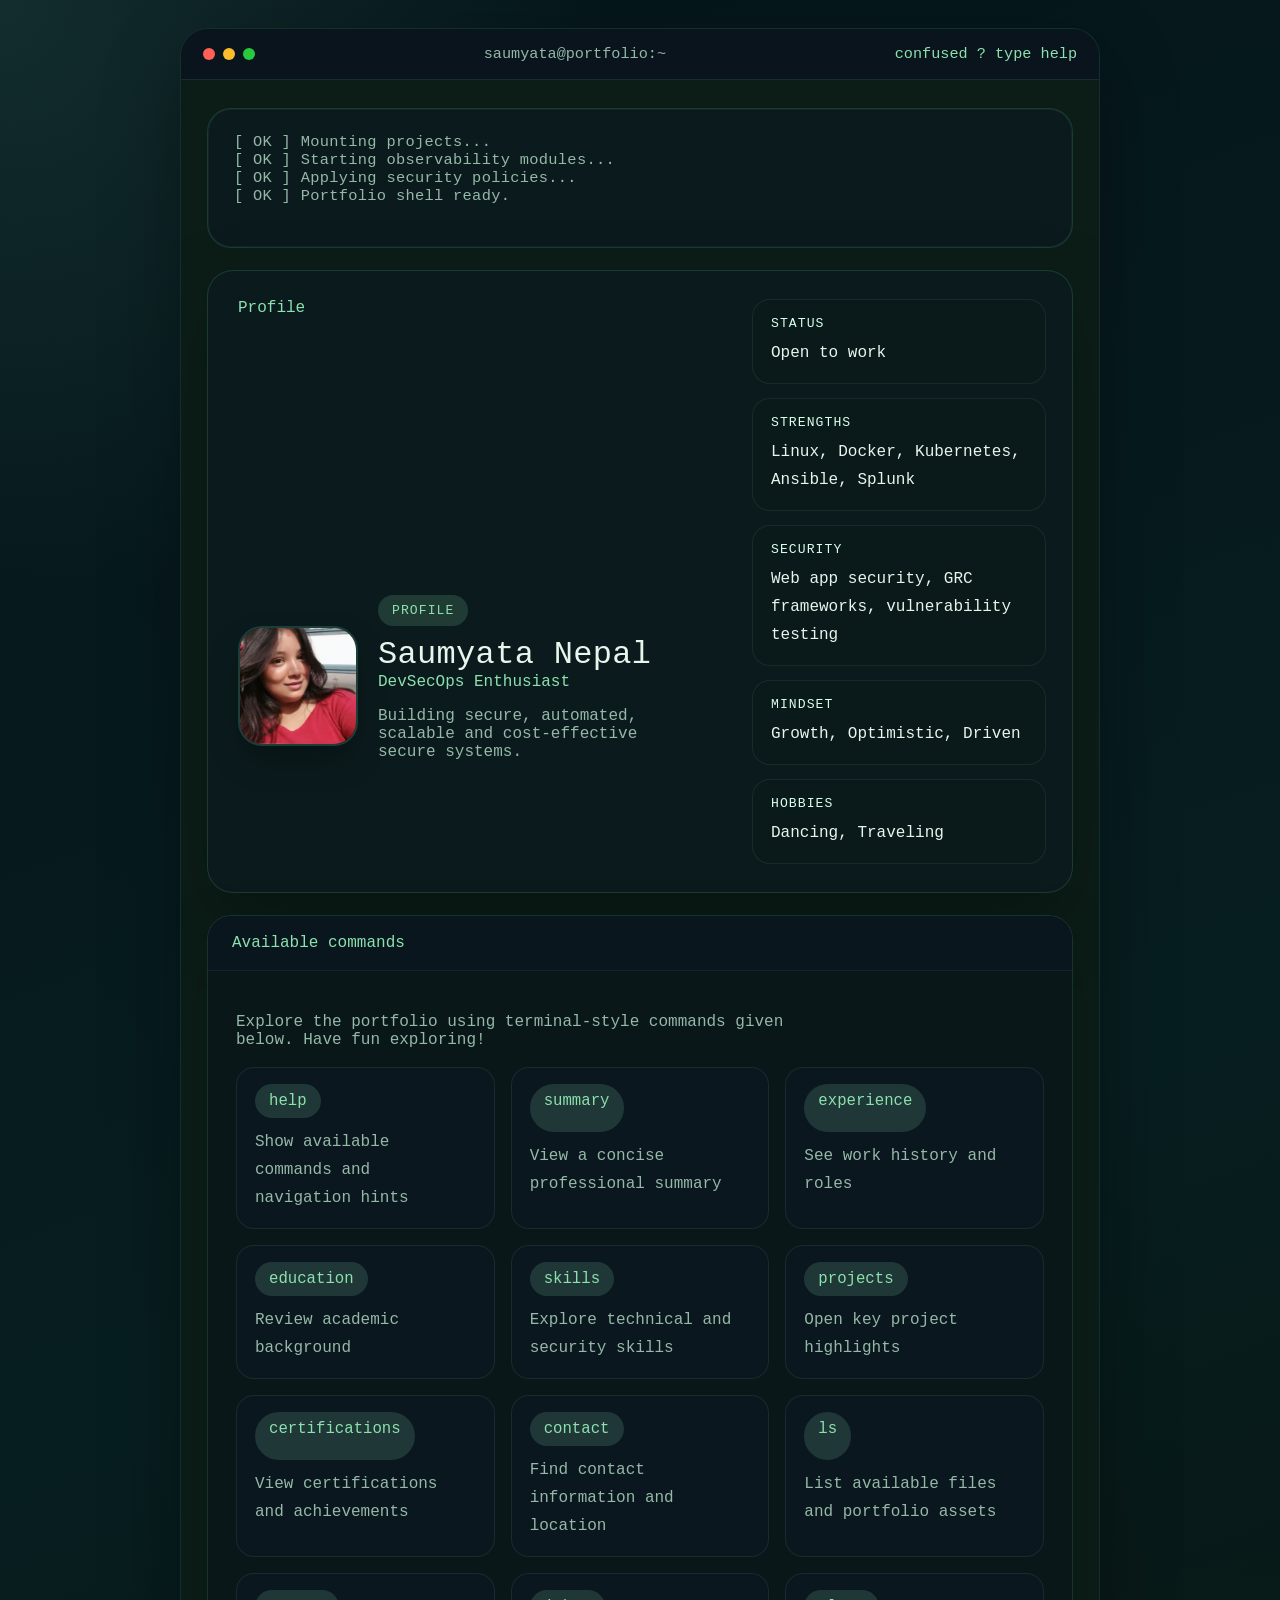
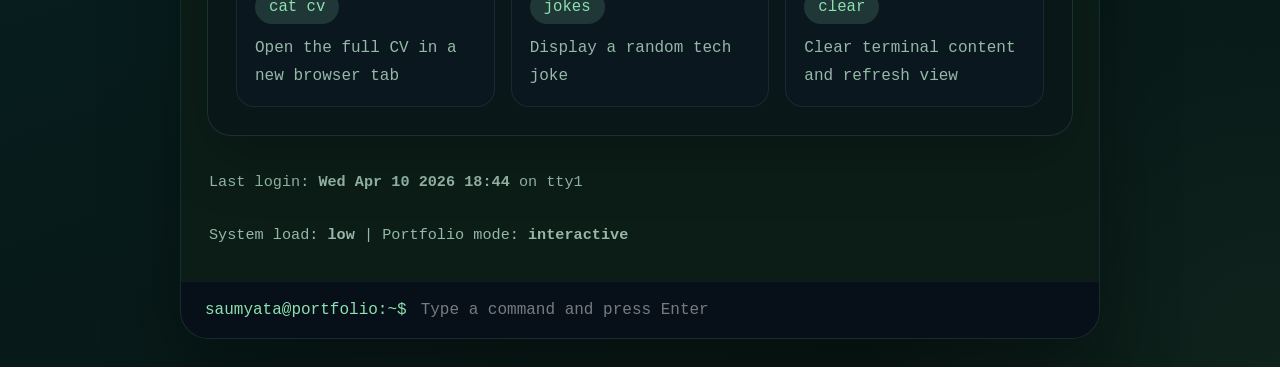
<file: index.html>
<!DOCTYPE html>
<html lang="en">
<head>
  <meta charset="UTF-8" />
  <meta name="viewport" content="width=device-width, initial-scale=1.0" />
  <title>Saumyata Nepal | Portfolio</title>
  <link rel="stylesheet" href="styles.css" />
</head>
<body>
  <div class="terminal-shell">
    <div class="window-top">
      <div class="window-buttons">
        <span class="button red"></span>
        <span class="button yellow"></span>
        <span class="button green"></span>
      </div>
      <div class="window-title">saumyata@portfolio:~</div>
      <div class="window-action"><span>confused ? type help</span></div>
      </div>

      <div class="terminal-body">
        <div class="status-panel">
          <pre>
[ OK ] Mounting projects...
[ OK ] Starting observability modules...
[ OK ] Applying security policies...
[ OK ] Portfolio shell ready.
          </pre>
        </div>

        <div class="profile-banner">
        <div class="profile-banner-left">
          <div class="card-label">Profile</div>
          <div class="profile-hero">
            <img class="profile-avatar" src="profile.jpg" alt="Saumyata Nepal" onerror="this.style.display='none'" />
            <div class="profile-intro">
              <div class="profile-hint">Profile</div>
              <div class="profile-title">Saumyata Nepal</div>
              <div class="profile-subtitle">DevSecOps Enthusiast</div>
              <p>Building secure, automated, scalable and cost-effective secure systems.</p>
            </div>
          </div>
        </div>
        <div class="profile-banner-right">
          <div class="profile-stat">
            <span class="stat-label">Status</span>
            <span class="stat-value">Open to work</span>
          </div>
          <div class="profile-stat">
            <span class="stat-label">Strengths</span>
            <span class="stat-value">Linux, Docker, Kubernetes, Ansible, Splunk</span>
          </div>
          <div class="profile-stat">
            <span class="stat-label">Security</span>
            <span class="stat-value">Web app security, GRC frameworks, vulnerability testing</span>
          </div>
          <div class="profile-stat">
            <span class="stat-label">Mindset</span>
            <span class="stat-value">Growth, Optimistic, Driven</span>
          </div>
          <div class="profile-stat">
            <span class="stat-label">Hobbies</span>
            <span class="stat-value">Dancing, Traveling</span>
          </div>
        </div>
      </div>

      <div class="command-panel">
        <div class="card-label">Available commands</div>
        <div class="card-content">
          <p>Explore the portfolio using terminal-style commands given below. Have fun exploring!</p>
          <div class="commands-grid">
            <div class="command-item"><code>help</code><span>Show available commands and navigation hints</span></div>
            <div class="command-item"><code>summary</code><span> View a concise professional summary</span></div>
            <div class="command-item"><code>experience</code><span>  See work history and roles</span></div>
            <div class="command-item"><code>education</code><span>  Review academic background</span></div>
            <div class="command-item"><code>skills</code><span>  Explore technical and security skills</span></div>
            <div class="command-item"><code>projects</code><span>  Open key project highlights</span></div>
            <div class="command-item"><code>certifications</code><span>  View certifications and achievements</span></div>
            <div class="command-item"><code>contact</code><span>  Find contact information and location</span></div>
            <div class="command-item"><code>ls</code><span>   List available files and portfolio assets</span></div>
            <div class="command-item"><code>cat cv</code><span>  Open the full CV in a new browser tab</span></div>
            <div class="command-item"><code>jokes</code><span>  Display a random tech joke</span></div>
            <div class="command-item"><code>clear</code><span>  Clear terminal content and refresh view</span></div>
          </div>
        </div>
      </div>

      <div class="footer">
        <p>Last login: <strong>Wed Apr 10 2026 18:44</strong> on tty1</p>
        <p>System load: <strong>low</strong> | Portfolio mode: <strong>interactive</strong></p>
      </div>
    </div>

    <div class="prompt-bar">
      <span>saumyata@portfolio:~$</span>
      <input id="commandInput" placeholder="Type a command and press Enter" autocomplete="off" />
    </div>
  </div>

  <script src="script.js"></script>
</body>
</html>
</file>
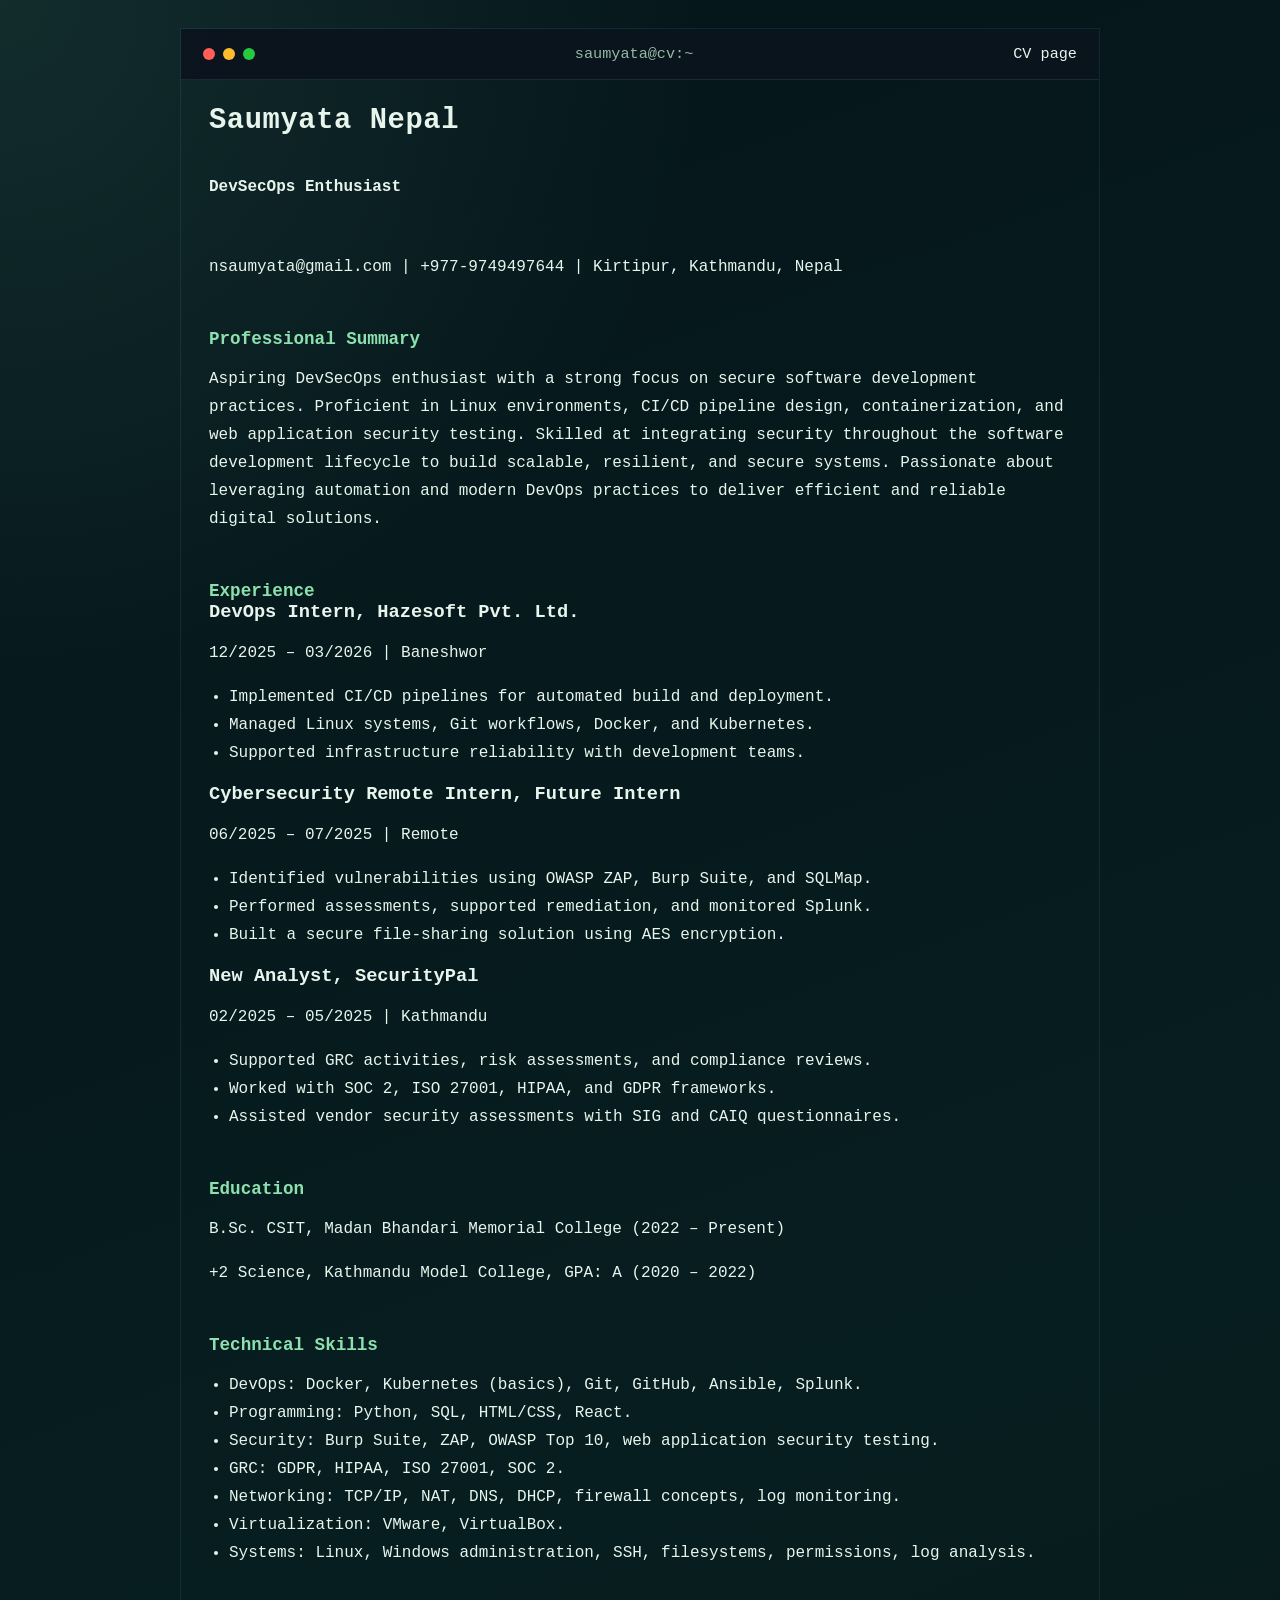
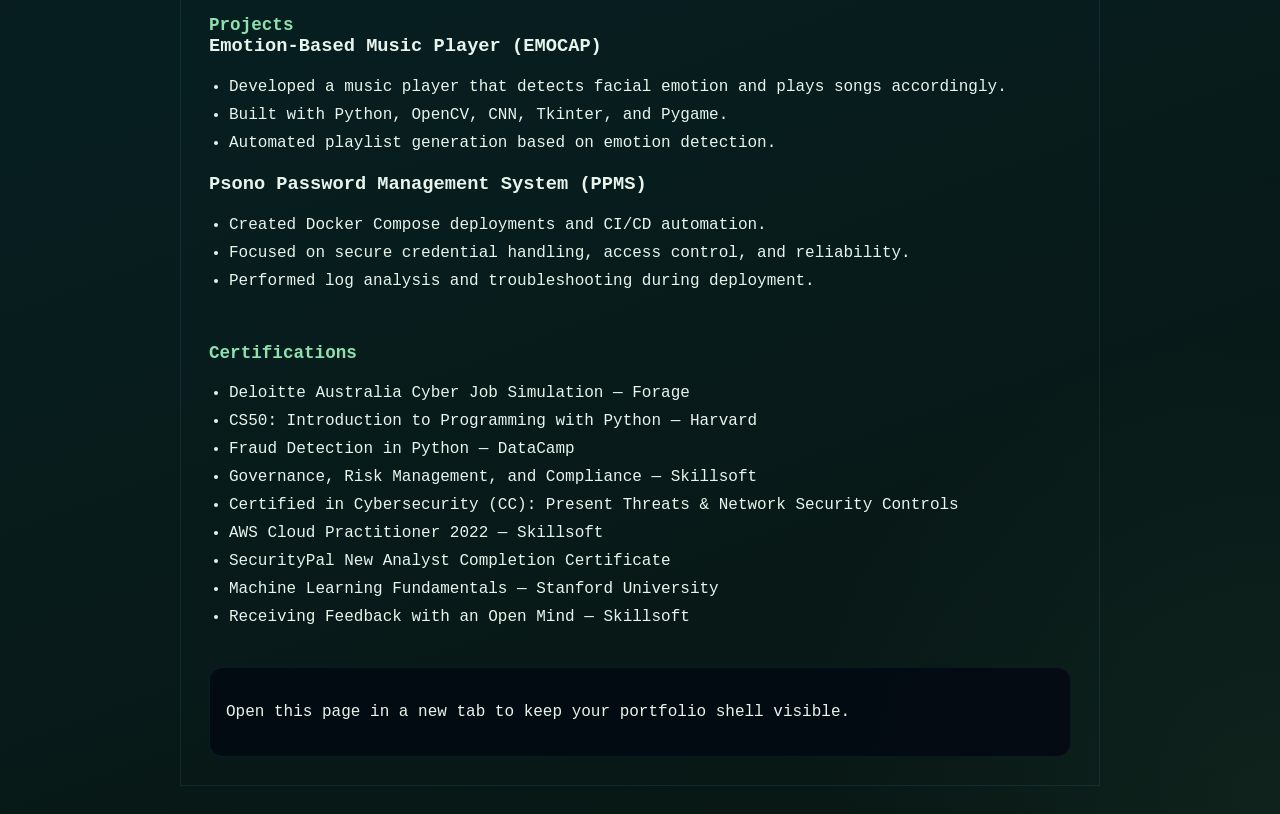
<file: cv.html>
<!DOCTYPE html>
<html lang="en">
<head>
  <meta charset="UTF-8" />
  <meta name="viewport" content="width=device-width, initial-scale=1.0" />
  <title>Saumyata Nepal CV</title>
  <link rel="stylesheet" href="styles.css" />
</head>
<body>
  <div class="resume-shell">
    <div class="window-top">
      <div class="window-buttons">
        <span class="button red"></span>
        <span class="button yellow"></span>
        <span class="button green"></span>
      </div>
      <div class="window-title">saumyata@cv:~</div>
      <div class="window-action">CV page</div>
    </div>
    <div class="resume-body">
      <h1>Saumyata Nepal</h1>
      <p><strong>DevSecOps Enthusiast</strong></p>
      <p>nsaumyata@gmail.com | +977-9749497644 | Kirtipur, Kathmandu, Nepal</p>

      <section>
        <h2>Professional Summary</h2>
        <p>Aspiring DevSecOps enthusiast with a strong focus on secure software development practices. Proficient in Linux environments, CI/CD pipeline design, containerization, and web application security testing. Skilled at integrating security throughout the software development lifecycle to build scalable, resilient, and secure systems. Passionate about leveraging automation and modern DevOps practices to deliver efficient and reliable digital solutions.</p>
      </section>

      <section>
        <h2>Experience</h2>
        <h3>DevOps Intern, Hazesoft Pvt. Ltd.</h3>
        <p>12/2025 – 03/2026 | Baneshwor</p>
        <ul>
          <li>Implemented CI/CD pipelines for automated build and deployment.</li>
          <li>Managed Linux systems, Git workflows, Docker, and Kubernetes.</li>
          <li>Supported infrastructure reliability with development teams.</li>
        </ul>

        <h3>Cybersecurity Remote Intern, Future Intern</h3>
        <p>06/2025 – 07/2025 | Remote</p>
        <ul>
          <li>Identified vulnerabilities using OWASP ZAP, Burp Suite, and SQLMap.</li>
          <li>Performed assessments, supported remediation, and monitored Splunk.</li>
          <li>Built a secure file-sharing solution using AES encryption.</li>
        </ul>

        <h3>New Analyst, SecurityPal</h3>
        <p>02/2025 – 05/2025 | Kathmandu</p>
        <ul>
          <li>Supported GRC activities, risk assessments, and compliance reviews.</li>
          <li>Worked with SOC 2, ISO 27001, HIPAA, and GDPR frameworks.</li>
          <li>Assisted vendor security assessments with SIG and CAIQ questionnaires.</li>
        </ul>
      </section>

      <section>
        <h2>Education</h2>
        <p>B.Sc. CSIT, Madan Bhandari Memorial College (2022 – Present)</p>
        <p>+2 Science, Kathmandu Model College, GPA: A (2020 – 2022)</p>
      </section>

      <section>
        <h2>Technical Skills</h2>
        <ul>
          <li>DevOps: Docker, Kubernetes (basics), Git, GitHub, Ansible, Splunk.</li>
          <li>Programming: Python, SQL, HTML/CSS, React.</li>
          <li>Security: Burp Suite, ZAP, OWASP Top 10, web application security testing.</li>
          <li>GRC: GDPR, HIPAA, ISO 27001, SOC 2.</li>
          <li>Networking: TCP/IP, NAT, DNS, DHCP, firewall concepts, log monitoring.</li>
          <li>Virtualization: VMware, VirtualBox.</li>
          <li>Systems: Linux, Windows administration, SSH, filesystems, permissions, log analysis.</li>
        </ul>
      </section>

      <section>
        <h2>Projects</h2>
        <h3>Emotion-Based Music Player (EMOCAP)</h3>
        <ul>
          <li>Developed a music player that detects facial emotion and plays songs accordingly.</li>
          <li>Built with Python, OpenCV, CNN, Tkinter, and Pygame.</li>
          <li>Automated playlist generation based on emotion detection.</li>
        </ul>

        <h3>Psono Password Management System (PPMS)</h3>
        <ul>
          <li>Created Docker Compose deployments and CI/CD automation.</li>
          <li>Focused on secure credential handling, access control, and reliability.</li>
          <li>Performed log analysis and troubleshooting during deployment.</li>
        </ul>
      </section>

      <section>
        <h2>Certifications</h2>
        <ul>
          <li>Deloitte Australia Cyber Job Simulation — Forage</li>
          <li>CS50: Introduction to Programming with Python — Harvard</li>
          <li>Fraud Detection in Python — DataCamp</li>
          <li>Governance, Risk Management, and Compliance — Skillsoft</li>
          <li>Certified in Cybersecurity (CC): Present Threats & Network Security Controls</li>
          <li>AWS Cloud Practitioner 2022 — Skillsoft</li>
          <li>SecurityPal New Analyst Completion Certificate</li>
          <li>Machine Learning Fundamentals — Stanford University</li>
          <li>Receiving Feedback with an Open Mind — Skillsoft</li>
        </ul>
      </section>

      <div class="resume-footer">
        <p>Open this page in a new tab to keep your portfolio shell visible.</p>
      </div>
    </div>
  </div>
</body>
</html>
</file>
<file: styles.css>
:root {
  --bg: #071815;
  --panel: rgba(7, 18, 17, 0.95);
  --border: rgba(115, 214, 171, 0.18);
  --text: #e8f5ec;
  --muted: #95b8a7;
  --accent: #8ce1ae;
  --success: #b8f7d5;
  --warning: #d9ffea;
}

* {
  box-sizing: border-box;
}

body {
  margin: 0;
  min-height: 100vh;
  background: radial-gradient(circle at top left, rgba(118, 212, 179, 0.12), transparent 26%),
              radial-gradient(circle at bottom right, rgba(98, 179, 143, 0.08), transparent 18%),
              linear-gradient(160deg, #05151a 0%, #071e20 60%, #081612 100%);
  color: var(--text);
  font-family: ui-monospace, SFMono-Regular, Menlo, Monaco, Consolas, "Liberation Mono", "Courier New", monospace;
  display: flex;
  align-items: center;
  justify-content: center;
  padding: 28px;
}

.terminal-shell {
  width: min(100%, 980px);
  border: 1px solid rgba(115, 214, 171, 0.18);
  border-radius: 28px;
  background: rgba(13, 30, 24, 0.98);
  box-shadow: 0 30px 80px rgba(0, 0, 0, 0.32);
  overflow: hidden;
}

.window-top {
  display: flex;
  align-items: center;
  justify-content: space-between;
  gap: 12px;
  padding: 16px 22px;
  background: rgba(11, 20, 30, 0.96);
  border-bottom: 1px solid rgba(115, 214, 171, 0.12);
}

.window-buttons {
  display: flex;
  gap: 8px;
}

.button {
  width: 12px;
  height: 12px;
  border-radius: 999px;
  display: inline-block;
  cursor: pointer;
  transition: transform 0.18s ease, box-shadow 0.18s ease, opacity 0.18s ease;
}

.button:hover {
  transform: translateY(-1px) scale(1.08);
  box-shadow: 0 0 0 6px rgba(255, 255, 255, 0.08);
}

.button:active {
  transform: translateY(0) scale(1.02);
  opacity: 0.95;
}

.button.red { background: #ff5f56; }
.button.yellow { background: #ffbd2e; }
.button.green { background: #27c93f; }

.button.red:hover { box-shadow: 0 0 0 6px rgba(255, 95, 86, 0.25); }
.button.yellow:hover { box-shadow: 0 0 0 6px rgba(255, 189, 46, 0.22); }
.button.green:hover { box-shadow: 0 0 0 6px rgba(39, 201, 63, 0.22); }

.window-title {
  color: var(--muted);
  font-size: 0.95rem;
}

.window-action {
  color: var(--text);
  font-size: 0.95rem;
}

.window-action span {
  color: var(--accent);
}

.terminal-body {
  padding: 28px 26px 22px;
  display: grid;
  gap: 22px;
}

.status-panel {
  background: rgba(12, 28, 30, 0.94);
  border: 1px solid rgba(115, 214, 171, 0.16);
  border-radius: 24px;
  padding: 24px 26px 24px;
  box-shadow: inset 0 0 0 1px rgba(115, 214, 171, 0.06);
}

.status-panel pre {
  margin: 0;
  white-space: pre-wrap;
  word-wrap: break-word;
  color: var(--muted);
  font-size: 0.96rem;
  letter-spacing: 0.02em;
}

.status {
  color: var(--success);
}

.profile-banner {
  display: grid;
  grid-template-columns: 1.4fr 1fr;
  gap: 24px;
  border-radius: 26px;
  background: rgba(12, 28, 30, 0.98);
  border: 1px solid rgba(115, 214, 171, 0.16);
  overflow: hidden;
  box-shadow: 0 28px 80px rgba(0, 0, 0, 0.24);
  backdrop-filter: blur(16px);
}

.card-label {
  color: var(--accent);
}

.profile-banner-left,
.profile-banner-right {
  padding: 28px 26px 28px 30px;
}

.profile-banner-left {
  display: grid;
  gap: 18px;
}

.profile-banner-right {
  display: grid;
  gap: 14px;
}

.profile-stat {
  display: grid;
  gap: 8px;
  padding: 16px 18px;
  background: rgba(10, 26, 26, 0.82);
  border-radius: 18px;
  border: 1px solid rgba(115, 214, 171, 0.10);
}

.stat-label {
  color: var(--warning);
  font-size: 0.82rem;
  letter-spacing: 0.08em;
  text-transform: uppercase;
}

.stat-value {
  color: var(--text);
  line-height: 1.75;
}

.profile-title {
  font-size: 2rem;
  letter-spacing: 0.01em;
  margin: 0;
}

.profile-subtitle {
  color: var(--accent);
  margin: 0;
  font-size: 1rem;
}

.profile-banner p,
.command-panel p {
  color: var(--muted);
  max-width: 58ch;
}

.profile-hint {
  display: inline-flex;
  align-items: center;
  padding: 8px 14px;
  border-radius: 999px;
  background: rgba(140, 225, 175, 0.16);
  color: var(--accent);
  font-size: 0.82rem;
  letter-spacing: 0.08em;
  text-transform: uppercase;
  margin-bottom: 10px;
}

.profile-hero {
  display: grid;
  grid-template-columns: 120px minmax(0, 1fr);
  gap: 20px;
  align-items: center;
}

.profile-avatar {
  width: 120px;
  height: 120px;
  border-radius: 24px;
  object-fit: cover;
  border: 2px solid rgba(115, 214, 171, 0.18);
  box-shadow: 0 16px 30px rgba(0, 0, 0, 0.25);
  justify-self: start;
}

.command-panel {
  border-radius: 24px;
  background: rgba(10, 24, 26, 0.94);
  border: 1px solid rgba(115, 214, 171, 0.14);
  overflow: hidden;
  box-shadow: 0 24px 60px rgba(0, 0, 0, 0.22);
  backdrop-filter: blur(14px);
}

.command-panel .card-label {
  padding: 18px 24px;
  background: rgba(10, 22, 30, 0.96);
  border-bottom: 1px solid rgba(115, 214, 171, 0.08);
}

.command-panel .card-content {
  padding: 26px 28px 28px;
}

.commands-grid {
  display: grid;
  grid-template-columns: repeat(auto-fit, minmax(220px, 1fr));
  gap: 16px;
  margin-top: 18px;
}

.command-item {
  display: grid;
  gap: 10px;
  padding: 16px 18px;
  border-radius: 18px;
  background: rgba(12, 24, 32, 0.88);
  border: 1px solid rgba(115, 214, 171, 0.10);
  transition: transform 0.2s ease, border-color 0.2s ease, box-shadow 0.2s ease;
}

.command-item:hover {
  transform: translateY(-2px);
  border-color: rgba(115, 214, 171, 0.22);
  box-shadow: 0 18px 36px rgba(0, 0, 0, 0.18);
}

.command-item code {
  display: inline-block;
  padding: 8px 14px;
  border-radius: 999px;
  background: rgba(140, 225, 175, 0.16);
  color: var(--accent);
  font-size: 0.98rem;
  width: fit-content;
}

.command-item span {
  color: var(--muted);
  line-height: 1.75;
}

.output {
  background: rgba(10, 24, 30, 0.92);
  border: 1px solid rgba(115, 214, 171, 0.1);
  border-radius: 18px;
  padding: 18px 20px;
  white-space: pre-wrap;
  word-break: break-word;
}

.output pre {
  margin: 0;
  font-family: inherit;
  color: var(--text);
}

.output a {
  color: var(--accent);
  text-decoration: underline;
}

.output a:hover {
  color: #b8f7d5;
}

.footer {
  display: flex;
  flex-wrap: wrap;
  gap: 14px 24px;
  justify-content: space-between;
  color: var(--muted);
  font-size: 0.95rem;
  padding: 0 2px;
}

.prompt-bar {
  display: flex;
  align-items: center;
  gap: 12px;
  padding: 18px 24px;
  background: rgba(7, 14, 22, 0.98);
  border-top: 1px solid rgba(125, 217, 204, 0.12);
}

@media (max-width: 780px) {
  body {
    padding: 16px;
  }

  .terminal-shell {
    width: 100%;
    border-radius: 22px;
    box-shadow: 0 20px 60px rgba(0, 0, 0, 0.28);
  }

  .window-top {
    flex-wrap: wrap;
    justify-content: center;
    text-align: center;
    gap: 10px;
    padding: 16px 18px;
  }

  .window-title,
  .window-action {
    flex: 1 1 100%;
  }

  .window-action {
    font-size: 0.92rem;
  }

  .terminal-body {
    padding: 20px 18px 18px;
    gap: 18px;
  }

  .status-panel,
  .profile-banner,
  .command-panel {
    border-radius: 20px;
  }

  .profile-banner {
    grid-template-columns: 1fr;
    gap: 18px;
  }

  .profile-banner-left,
  .profile-banner-right,
  .command-panel .card-content {
    padding: 22px 20px;
  }

  .profile-banner-left {
    padding-top: 22px;
  }

  .profile-hero {
    grid-template-columns: 1fr;
    gap: 16px;
    justify-items: center;
    text-align: center;
  }

  .profile-avatar {
    width: 100px;
    height: 100px;
    justify-self: center;
  }

  .profile-title {
    font-size: 1.7rem;
  }

  .profile-subtitle {
    font-size: 0.98rem;
  }

  .profile-banner p,
  .command-panel p {
    max-width: 100%;
  }

  .commands-grid {
    grid-template-columns: 1fr;
  }

  .command-item {
    padding: 14px 16px;
  }

  .command-item span {
    font-size: 0.95rem;
  }

  .footer {
    flex-direction: column;
    gap: 10px;
    padding: 0 2px;
  }

  .prompt-bar {
    flex-direction: column;
    align-items: stretch;
    gap: 10px;
  }

  #commandInput {
    width: 100%;
  }
}

.prompt-bar span {
  color: var(--accent);
}

.prompt-bar input {
  flex: 1;
  border: none;
  outline: none;
  background: transparent;
  color: var(--text);
  font: inherit;
  min-width: 0;
}

.prompt-bar input::placeholder {
  color: rgba(255, 255, 255, 0.45);
}

@media (max-width: 900px) {
  .terminal-grid {
    grid-template-columns: 1fr;
  }
}

@media (max-width: 640px) {
  body {
    padding: 14px;
  }

  .terminal-shell {
    border-radius: 16px;
  }

  .terminal-body {
    padding: 20px 18px 16px;
  }

  .status-panel,
  .profile-card,
  .command-panel {
    border-radius: 16px;
  }

  .prompt-bar {
    flex-wrap: wrap;
  }
}

.profile-card {
  background: rgba(11, 24, 32, 0.92);
  border: 1px solid rgba(125, 217, 204, 0.12);
  border-radius: 16px;
  padding: 18px 20px;
  color: var(--text);
}

.profile-card pre {
  margin: 0;
  font-family: inherit;
  line-height: 1.6;
}

.notice {
  background: rgba(12, 24, 30, 0.92);
  border-left: 4px solid rgba(125, 217, 204, 0.22);
  padding: 16px 18px;
  border-radius: 12px;
}

.notice strong {
  color: var(--text);
}

.commands {
  display: grid;
  gap: 12px;
}

.command-list {
  display: grid;
  gap: 10px;
  padding-left: 8px;
}

.command-list div {
  color: var(--muted);
}

.command-list span {
  color: var(--accent);
}

.footer {
  display: flex;
  flex-direction: column;
  gap: 4px;
  color: var(--muted);
}

.prompt-bar {
  display: flex;
  align-items: center;
  gap: 12px;
  padding: 18px 24px;
  background: rgba(8, 16, 26, 0.96);
  border-top: 1px solid rgba(255, 255, 255, 0.04);
}

.prompt-bar span {
  color: var(--accent);
}

.prompt-bar input {
  flex: 1;
  border: none;
  outline: none;
  background: transparent;
  color: var(--text);
  font: inherit;
  min-width: 0;
}

.prompt-bar input::placeholder {
  color: rgba(255, 255, 255, 0.45);
}

.resume-shell,
.terminal-shell {
  width: min(100%, 920px);
  border: 1px solid rgba(83, 198, 255, 0.1);
}

.resume-body {
  padding: 24px 28px 28px;
  display: grid;
  gap: 20px;
  color: var(--text);
}

.resume-body h1,
.resume-body h2,
.resume-body h3 {
  margin: 0;
}

.resume-body h1 {
  font-size: 1.8rem;
  letter-spacing: 0.02em;
}

.resume-body h2 {
  margin-top: 12px;
  font-size: 1.1rem;
  color: var(--accent);
}

.resume-body p,
.resume-body li {
  line-height: 1.75;
}

.resume-body ul {
  padding-left: 20px;
}

.resume-footer {
  padding: 14px 16px;
  border: 1px solid rgba(83, 198, 255, 0.08);
  border-radius: 14px;
  background: rgba(4, 10, 18, 0.9);
}

@media (max-width: 640px) {
  .terminal-shell {
    border-radius: 16px;
  }

  .terminal-body {
    padding: 20px 18px 16px;
  }

  .prompt-bar {
    flex-wrap: wrap;
  }
}
</file>
